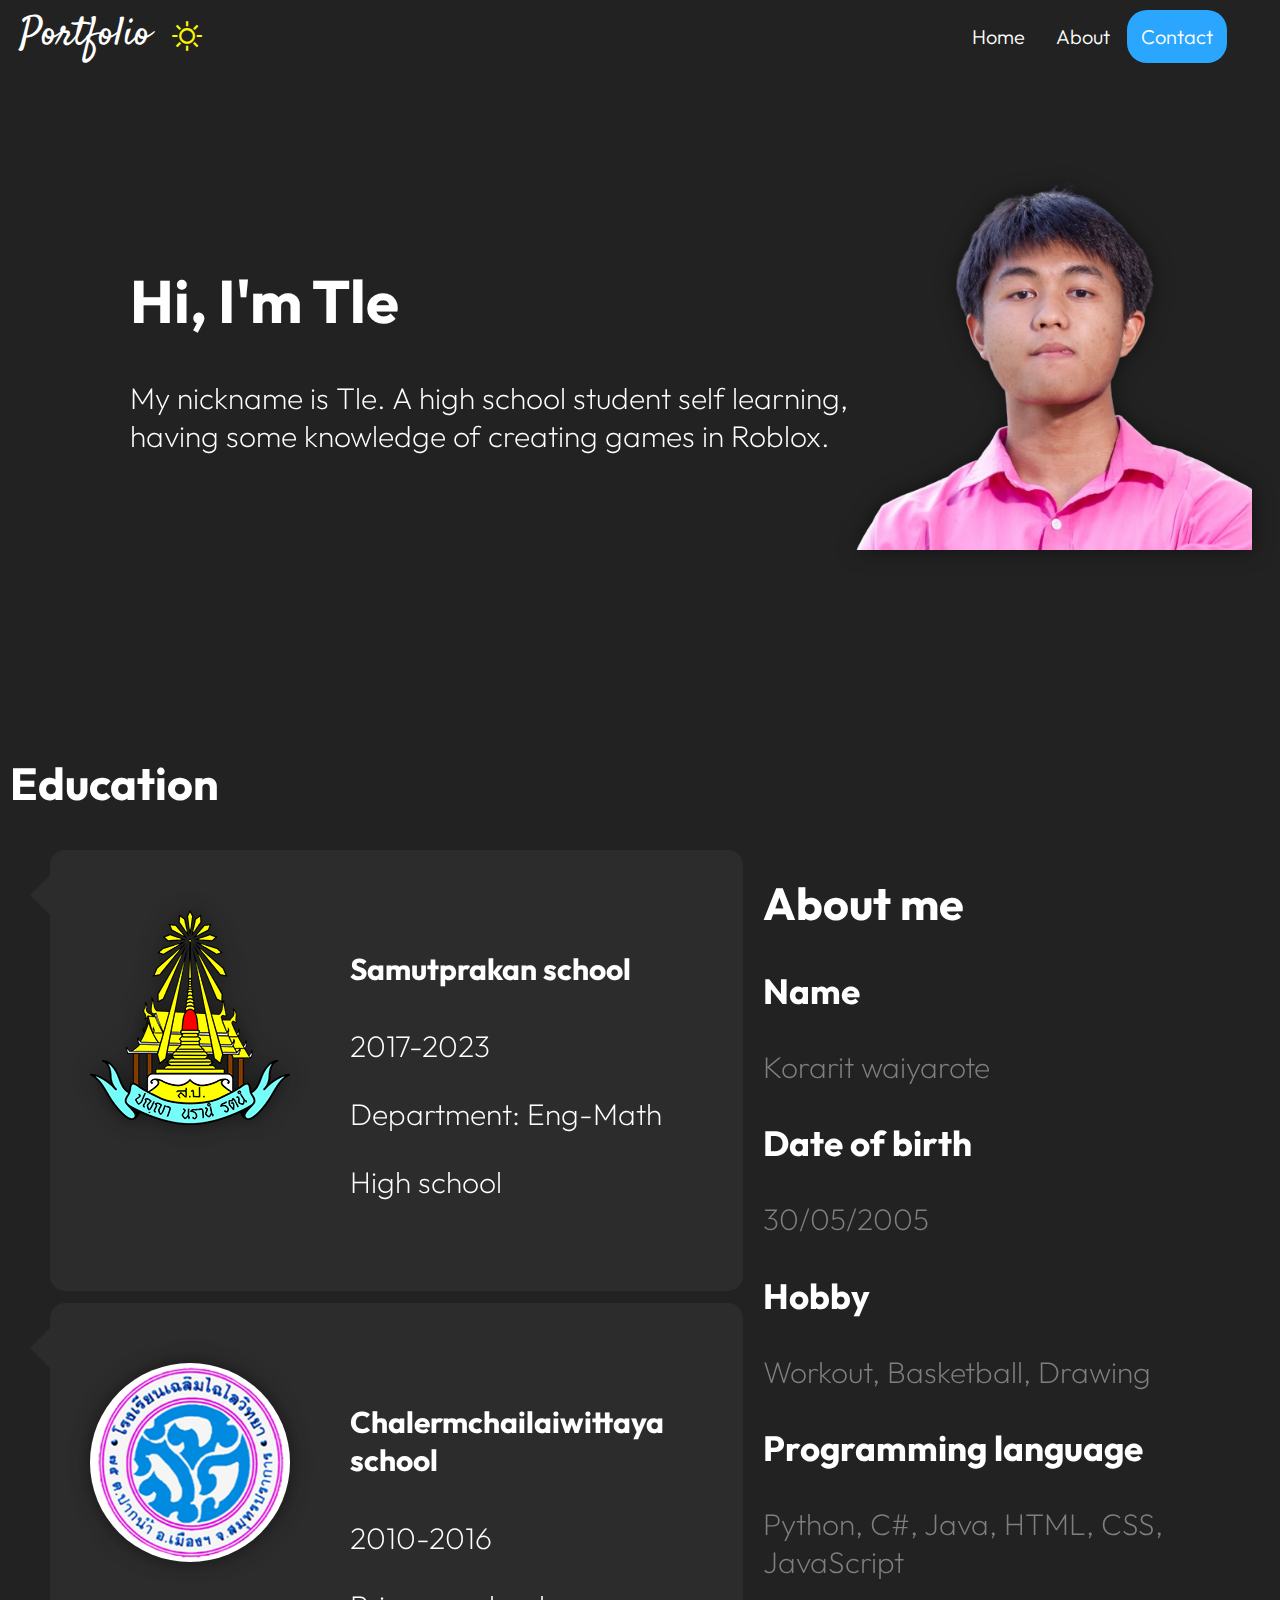
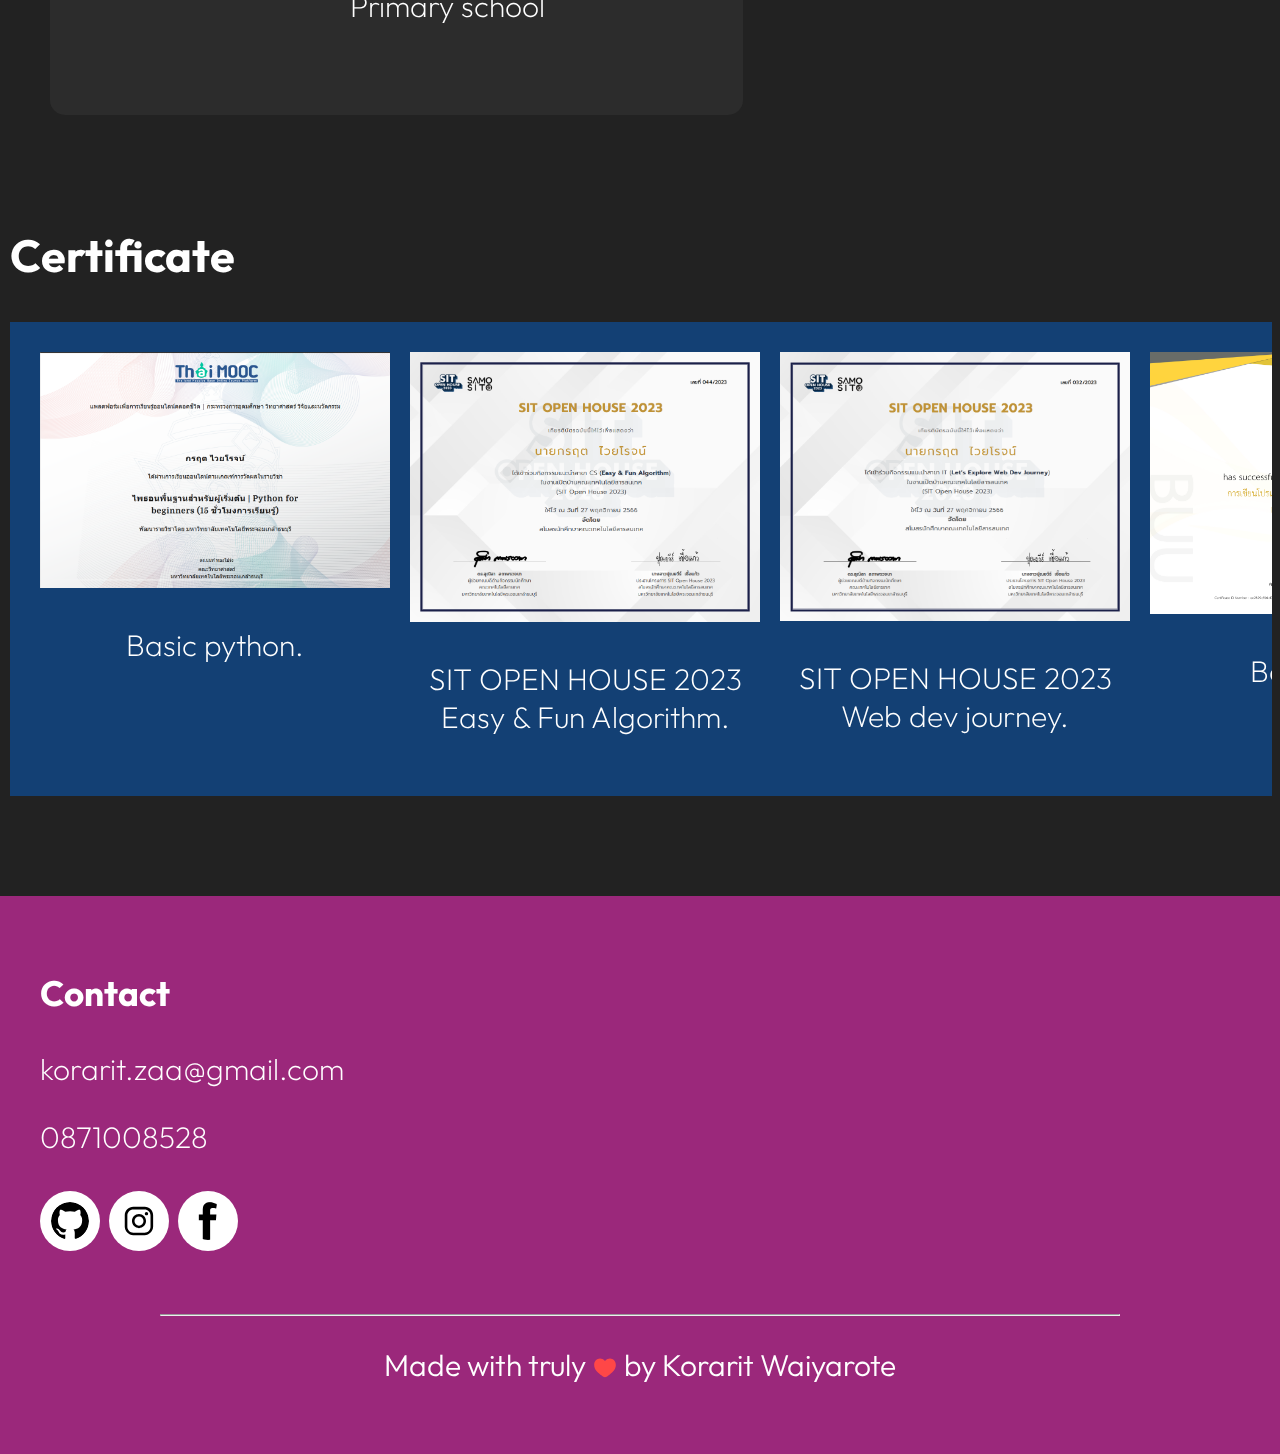
<file: index.html>
<!DOCTYPE html>
<html lang="en">
<head>
    <meta charset="UTF-8">
    <meta name="viewport" content="width=device-width, initial-scale=1.0">
    <title>Portfolio</title>
    <link rel="stylesheet" href="style/information.css">
    <link rel="stylesheet" href="style/footer.css">
    <link rel="stylesheet" href="style/font.css">
    <link rel="stylesheet" href="style/logo-icon.css">
    <link rel="stylesheet" href="style/intro.css">
    <link rel="stylesheet" href="style/nav.css">
    <link rel="stylesheet" href="style/certificate.css">
    <link rel="preconnect" href="https://fonts.googleapis.com">
    <link rel="preconnect" href="https://fonts.gstatic.com" crossorigin>
    <link rel="preconnect" href="https://fonts.googleapis.com">
    <link rel="preconnect" href="https://fonts.gstatic.com" crossorigin>
    <link rel="stylesheet" href="https://fonts.googleapis.com/css2?family=Material+Symbols+Outlined:opsz,wght,FILL,GRAD@20..48,100..700,0..1,-50..200" />
    <style>
        *{
            box-sizing: border-box;
        }
        html{
            scroll-behavior: smooth;
        }
        body{
            overflow-x:hidden ;
            margin:0;
            padding:0;
        }
        section{
            margin-left: 10px;
            margin-right: 8px;
        }
    </style>
</head>
<body style="background-color: #222; color:#fff;">
    <nav>
        <div class="logo-menu">
            <div class="logo-container">
                <span class="logo">Portfolio</span>
                <span class="material-symbols-outlined">sunny</span>
            </div>
            <!-- This hamburger menu -->
            <div id="myMenu" class="menu" onclick="toggleHam(this)">
                <div class="line1"></div>
                <div class="line2"></div>
                <div class="line3"></div>        
            </div>
        </div>
        <!-- menu content -->
        <div id="myTopnav" class="topnav">
            <a href="#">Home</a>
            <a href="#myAboutme">About</a>
            <a href="#myContact">Contact</a>
        </div>
    </nav> <!--navbar-->
    <script src="src/ham-menu.js"></script>
    <script src="src/scroll.js"></script>
    <a href="#"><svg class="top" id="goToTop" viewBox="0 0 24 24" fill="none" xmlns="http://www.w3.org/2000/svg" transform="rotate(180)"><g id="SVGRepo_bgCarrier" stroke-width="0"></g><g id="SVGRepo_tracerCarrier" stroke-linecap="round" stroke-linejoin="round"></g><g id="SVGRepo_iconCarrier"> <path fill-rule="evenodd" clip-rule="evenodd" d="M4.29289 8.29289C4.68342 7.90237 5.31658 7.90237 5.70711 8.29289L12 14.5858L18.2929 8.29289C18.6834 7.90237 19.3166 7.90237 19.7071 8.29289C20.0976 8.68342 20.0976 9.31658 19.7071 9.70711L12.7071 16.7071C12.3166 17.0976 11.6834 17.0976 11.2929 16.7071L4.29289 9.70711C3.90237 9.31658 3.90237 8.68342 4.29289 8.29289Z" fill="#fff"></path> </g></svg></a>
    <section>
        <div class="intro">
            <div class="intro-text">
                <h1>Hi, I'm Tle</h1>
                <p>My nickname is Tle. A high school student self learning, having some knowledge of creating games in Roblox.</p>
                <div class="icon-code">
                </div>
            </div>
            <div class="intro-img">
                <img src="media/E25E9444-rmbg.png" alt="">
            </div>
        </div>

        <div class="information" id="myAboutme">    
            <div class="aboutme">
                <h2>About me</h2>
                <h3>Name</h3>
                <p>Korarit waiyarote</p>
                <h3>Date of birth</h3>
                <p>30/05/2005</p>
                <h3>Hobby</h3>
                <p>Workout, Basketball, Drawing</p>
                <h3>Programming language</h3>
                <p>Python, C#, Java, HTML, CSS, JavaScript</p>
            </div>
            <div class="education">
                <h2>Education</h2>
                <div class="Educontainer arrow" id="myEdu">
                    <div class="content">
                        <div class="logo">
                            <img src="media/Sp-logo.png" alt="SP-logo">
                        </div>
                        <div class="text"> 
                            <h4>Samutprakan school</h4>
                            <p>2017-2023</p>
                            <p>Department: Eng-Math</p>
                            <p>High school</p>
                        </div>
                    </div>
                    </div>
                <div class="Educontainer arrow" id="myEdu">
                    <div class="content">
                        <div class="logo">
                            <img src="media/CCW-logo.png" alt="CCW-logo" class="ccw">
                        </div>
                        <div class="text">
                            <h4>Chalermchailaiwittaya school</h4>
                            <p>2010-2016</p>
                            <p>Primary school</p>
                        </div>
                    </div>
                </div>
            </div>
        </div>
        
        <div class="certificate">
            <h2>Certificate</h2>
            <div class="cer-scroll">
                <div class="cer-card">
                    <img src="media/KMUTT-Python.png" alt="kmutt">
                    <p>Basic python.</p>
                </div>
                <div class="cer-card">
                    <img src="media/SIT-OPEN-HOUSE-E&F.png" alt="kmutt">
                    <p>SIT OPEN HOUSE 2023 Easy & Fun Algorithm.</p>
                </div>
                <div class="cer-card">
                    <img src="media/SIT-OPEN-HOUSE-WebDev.png" alt="kmutt">
                    <p>SIT OPEN HOUSE 2023 Web dev journey.</p>
                </div>
                <div class="cer-card">
                    <img src="media/BUU-Java.png" alt="buu">
                    <p>Basic Java.</p>
                </div>
                <div class="cer-card">
                    <img src="media/KMITL-Ranger-OpenHouse.png" alt="kmitl">
                    <p>IT Ladkrabang Open House 2023 survey project </p>
                </div>
                <div class="cer-card">
                    <img src="media/Kosen-KMITL-OpenHouse.png" alt="kosen-kmitl">
                    <p>Kosen KMITL Open House</p>
                </div>
                <div class="cer-card">
                    <img src="media/Chula-MOOC-3D.jpg" alt="chula">
                    <p>Model Creation with 3D Modeling Program.</p>
                </div>
            </div>
        </div>
    </section>

    <footer>
        <div class="contact" id="myContact">
            <h3>Contact</h3>
            <p>korarit.zaa@gmail.com</p>
            <p>0871008528</p>
            <!-- github--><a href="https://github.com/HoollyMoolly"><svg height="32" aria-hidden="true" viewBox="0 0 16 16" version="1.1" width="32" data-view-component="true" class="octicon octicon-mark-github v-align-middle color-fg-default">
                <path d="M8 0c4.42 0 8 3.58 8 8a8.013 8.013 0 0 1-5.45 7.59c-.4.08-.55-.17-.55-.38 0-.27.01-1.13.01-2.2 0-.75-.25-1.23-.54-1.48 1.78-.2 3.65-.88 3.65-3.95 0-.88-.31-1.59-.82-2.15.08-.2.36-1.02-.08-2.12 0 0-.67-.22-2.2.82-.64-.18-1.32-.27-2-.27-.68 0-1.36.09-2 .27-1.53-1.03-2.2-.82-2.2-.82-.44 1.1-.16 1.92-.08 2.12-.51.56-.82 1.28-.82 2.15 0 3.06 1.86 3.75 3.64 3.95-.23.2-.44.55-.51 1.07-.46.21-1.61.55-2.33-.66-.15-.24-.6-.83-1.23-.82-.67.01-.27.38.01.53.34.19.73.9.82 1.13.16.45.68 1.31 2.69.94 0 .67.01 1.3.01 1.49 0 .21-.15.45-.55.38A7.995 7.995 0 0 1 0 8c0-4.42 3.58-8 8-8Z"></path>
            </svg></a>
            <!-- ig --><a href="https://www.instagram.com/krrtaiwyorcchn/?hl=en"><svg fill="#000000" viewBox="0 0 32.00 32.00" id="Camada_1" version="1.1" xml:space="preserve" xmlns="http://www.w3.org/2000/svg" xmlns:xlink="http://www.w3.org/1999/xlink" stroke="#000000" stroke-width="0.00032"><g id="SVGRepo_bgCarrier" stroke-width="0"></g><g id="SVGRepo_tracerCarrier" stroke-linecap="round" stroke-linejoin="round"></g><g id="SVGRepo_iconCarrier"> <g> <path d="M22.3,8.4c-0.8,0-1.4,0.6-1.4,1.4c0,0.8,0.6,1.4,1.4,1.4c0.8,0,1.4-0.6,1.4-1.4C23.7,9,23.1,8.4,22.3,8.4z"></path> <path d="M16,10.2c-3.3,0-5.9,2.7-5.9,5.9s2.7,5.9,5.9,5.9s5.9-2.7,5.9-5.9S19.3,10.2,16,10.2z M16,19.9c-2.1,0-3.8-1.7-3.8-3.8 c0-2.1,1.7-3.8,3.8-3.8c2.1,0,3.8,1.7,3.8,3.8C19.8,18.2,18.1,19.9,16,19.9z"></path> <path d="M20.8,4h-9.5C7.2,4,4,7.2,4,11.2v9.5c0,4,3.2,7.2,7.2,7.2h9.5c4,0,7.2-3.2,7.2-7.2v-9.5C28,7.2,24.8,4,20.8,4z M25.7,20.8 c0,2.7-2.2,5-5,5h-9.5c-2.7,0-5-2.2-5-5v-9.5c0-2.7,2.2-5,5-5h9.5c2.7,0,5,2.2,5,5V20.8z"></path> </g> </g></svg></a>
            <!-- fb --><a href="https://www.facebook.com/profile.php?id=100009386482800"><svg fill="#000000" height="200px" width="200px" version="1.1" id="Layer_1" xmlns="http://www.w3.org/2000/svg" xmlns:xlink="http://www.w3.org/1999/xlink" viewBox="-337 273 123.5 256" xml:space="preserve" stroke="#000000" stroke-width="0.001235"><g id="SVGRepo_bgCarrier" stroke-width="0"></g><g id="SVGRepo_tracerCarrier" stroke-linecap="round" stroke-linejoin="round"></g><g id="SVGRepo_iconCarrier"> <path d="M-260.9,327.8c0-10.3,9.2-14,19.5-14c10.3,0,21.3,3.2,21.3,3.2l6.6-39.2c0,0-14-4.8-47.4-4.8c-20.5,0-32.4,7.8-41.1,19.3 c-8.2,10.9-8.5,28.4-8.5,39.7v25.7H-337V396h26.5v133h49.6V396h39.3l2.9-38.3h-42.2V327.8z"></path> </g></svg></a>           
        </div>
        <div class="copyright">
        <hr width="80%">
            <p>
                Made with truly <svg viewBox="0 0 24 24" fill="none" xmlns="http://www.w3.org/2000/svg" stroke="#000000" stroke-width="0"><g id="SVGRepo_bgCarrier" stroke-width="0"></g><g id="SVGRepo_tracerCarrier" stroke-linecap="round" stroke-linejoin="round" stroke="#CCCCCC" stroke-width="0"></g><g id="SVGRepo_iconCarrier"> <path d="M2 9.1371C2 14 6.01943 16.5914 8.96173 18.9109C10 19.7294 11 20.5 12 20.5C13 20.5 14 19.7294 15.0383 18.9109C17.9806 16.5914 22 14 22 9.1371C22 4.27416 16.4998 0.825464 12 5.50063C7.50016 0.825464 2 4.27416 2 9.1371Z" fill="#ff4747"></path></g></svg> by Korarit Waiyarote
            </p>
        </div>
    </footer>
</body>
</html>
</file>
<file: style/information.css>
.information{
    margin-top: 10rem;
}
.Educontainer{
    padding-left: 40px;
    padding-right: 20px;
}
.content {
    text-align: center;
    padding:60px 40px;
    border-radius: 15px;
    background-color:rgb(84, 84, 84,.2);
    margin-bottom: 12px;
}
.content img{
    width:100px;
    filter:drop-shadow(0 0 10px rgba(0,0,0,.5))
}
.ccw{ 
    border-radius: 50%;
}
.aboutme{
    animation: fade-in 1s;
}
.aboutme p{
    color:rgb(127, 127, 127);
    margin-bottom: 27px;
}
@keyframes fade-in {
    from{
        opacity: 0;
        transform: translateY(20px);
    }
    to{
        opacity: 1;
        transform: translateY(0);
    }
}
@media (min-width:360px) {
    .arrow::before{
        content: "";
        height: 0;
        position:absolute;
        transform: translate(-20px,25px);
        width: 0;
        border: medium solid white;
        border-width: 20px 20px 20px 0;
        border-color: transparent rgb(84, 84, 84,.2) transparent transparent;
    }
}
@media (min-width:800px) {
    .information{
        display: flex;
        flex-direction: row-reverse;
        justify-content: space-between;
        align-items: center;
    }
    .content{
        display: flex;
    }
    .content .logo{
        margin-right:60px;
    }
    .content img{
        width:200px;
    }
    .content .text{
        text-align: start;
    }
}
@media (min-width:1390px) {
    .aboutme p{
        width:500px;
    }
}
/* max-width */
@media (max-width:800px) {
    .education{
        margin-top:200px;
    }
}
@media (max-width:600px) {
    .education{
        margin-top: 100px;
    }
}
</file>
<file: style/footer.css>
footer{
    background-color: #9B287B;
    padding:40px;
}
.contact h3{
    animation: blink 500ms alternate infinite;
}
@keyframes blink {
    from{
        color:#fff;
    }
    to{
        color:#4c4c4c;
    }
}
footer svg{
    height:26px;
    position: relative;
    top:5px;
}
footer .contact svg{
    cursor: pointer;
    margin-right:2px ;
    padding:9px;
    height:40px;
    width:40px;
    background-color: #fff;
    border-radius: 50%;
    transition: .2s;
}
footer .contact svg:hover{
    scale: 1.1;
    fill:#fff;
    background-color: #4c4c4c;
    border-radius: 50%;
}
.copyright{
    margin-top:60px;
    text-align: center;
}
.copyright svg{
    animation: shake 1s ease-out alternate infinite;
}
@keyframes shake {
    0%{
        scale:1;
    }
    100%{
        scale:1.6;
    }
}
@media (min-width:1000px){
    footer .contact svg{
        height:60px;
        width:60px;
        padding:11px;
    }
}
</file>
<file: style/font.css>
@import url("https://fonts.googleapis.com/css2?family=Outfit:wght@100..900&display=swap");
@import url("https://fonts.googleapis.com/css2?family=Satisfy&display=swap");
body{
    font-family: "Outfit", sans-serif;
    font-optical-sizing: auto;
    font-style: normal;
    font-size: 18px;
    font-weight: 200;
}
nav .logo{
    font-size: 26px;
    font-family: "Satisfy", cursive;
    font-weight: 400;
    font-style: normal;
}
.copyright{
    font-weight: 300;
}
.topnav a{
    font-size: 20px;
    font-weight: 300;
}
@media (min-width:600px) {
    body{
        font-size: 22px;
    }
}
@media (min-width:1000px) {
    body{
        font-size: 30px;
    }
}
</file>
<file: style/logo-icon.css>
.material-symbols-outlined {
    transition: 100ms;
    font-size: 32px !important;
    color:rgb(255, 247, 0);
    margin:20px;
    font-variation-settings:
    'FILL' 0,
    'wght' 500,
    'GRAD' -50,
    'opsz' 48
}
.logo-container:hover .material-symbols-outlined{
    scale: 1.4;
    font-variation-settings:
    'FILL' 1,
    'wght' 500,
    'GRAD' -50,
    'opsz' 48
}
.top{
    display: none;
    background-color: #2aa6ff;
    border-radius: 50%;
    padding:5px;
    width:50px;
    position: fixed;
    cursor: pointer;
    right:5%;
    bottom:5%;
    box-shadow: 0 0 5px 2px #2aa6ff;
}
</file>
<file: style/intro.css>
.intro{
    display:flex;
    flex-direction: column;
    align-items: center;
    margin: 150px 20px 10px 20px;
    text-align: center;
    animation: fade-in 1s;
}
.intro-img img{
    width:240px;
    height:240px;
    background-size: cover;
    filter: drop-shadow(0px 0px 10px rgba(0, 0, 0, 0.5));
}
.flash{
    background-color: #fff;
    border:1px red solid;
    height:240px;
    mix-blend-mode: overlay;
    opacity: 0;
    animation:flash 100ms 2s;
}
@keyframes fade-in {
    from{
        opacity: 0;
        transform: translateY(20px);
    }
    to{
        opacity: 1;
        transform: translateY(0);
    }
}
@media (min-width:725px) {
    .intro{
        flex-direction: row;
    }
    .intro-text{
        text-align: start;
        width:70%;
        padding-left: 100px;
    }
    .intro-img img{
        width:400px;
        height:400px;
    }
}
</file>
<file: style/nav.css>
nav{
    position:fixed;
    flex-direction: column;
    display: flex;
    width:100%;
    top:0;
    background-color: #222;
    z-index: 1;
    height:fit-content;
    transition: .29s;
}
.logo-menu{
    display: flex;
    justify-content: space-between;
}
nav .logo-container{
    display: flex;
    user-select: none;
    align-items: center;
    margin-left:20px;
    cursor: pointer;
    & :first-child{
        display:none
    }
}
.menu{
    align-self: flex-end;
    margin:15px;
    justify-items: center;
    padding:20px;
    cursor: pointer;
}
.line1, .line2, .line3{
    width:22px;
    height:2px;
    margin:4px;
    background-color: white;
    border-radius: 10px;
    transition: .4s;
}
.change .line1 {
    transform: translate(0, 6px) rotate(-45deg);
}

.change .line2 {opacity: 0;}

.change .line3 {
    transform: translate(0, -6px) rotate(45deg);
}
.topnav{
    display:flex;
    align-self: center;
    position: relative;
    flex-direction: column;
    overflow-y: hidden;
    height:0;
    width:92%;
    transition: .2s;
}
.open{
    height:170px;
}
.topnav a{
    text-decoration: none;
    color:#fff;
    padding:14px;
    transition: color .2s;
}
.topnav a:hover{
    color:#2aa6ff;
}
@media (min-width:300px){
    .logo-container span:first-child{
        display:inline-block !important;
    }
}
@media (min-width:360px) {
    .logo-container span:first-child{
        font-size: 40px;
    }
}
@media (min-width:600px) {
    nav{
        & .menu{
            display: none;
        }
        & .topnav{
            overflow: visible;
            flex-direction: row;
            justify-self: end;
            height:auto;
            width:auto;
            & a{
                margin-right:3.1px;
            }
            & a:last-child{
                background-color: #2aa6ff;
                border-radius: 20px;
                transition:.2s ;
            }
            & a:last-child:hover{
                color:#fff;
                text-shadow: 0px 0px 10px;
                box-shadow:0 0 10px 4px #2aa6ff ;
            }
        }
        flex-direction: row;
        justify-content: space-between;
    }
    nav .topnav{
        margin-right: 50px;
    }
}
</file>
<file: style/certificate.css>
.certificate{
    margin:100px 0 100px 0;
}
.cer-scroll{
    display: flex;
    background-color: #134074;
    padding:20px;
    overflow-x: scroll;
}
.cer-card{
    margin:10px;
}
.cer-card img, .cer-card{
    width:200px;
}
.cer-card p{
    text-align: center;
}
@media (min-width:800px) {
    .cer-card img, .cer-card{
        width:350px;
    }
}
</file>
